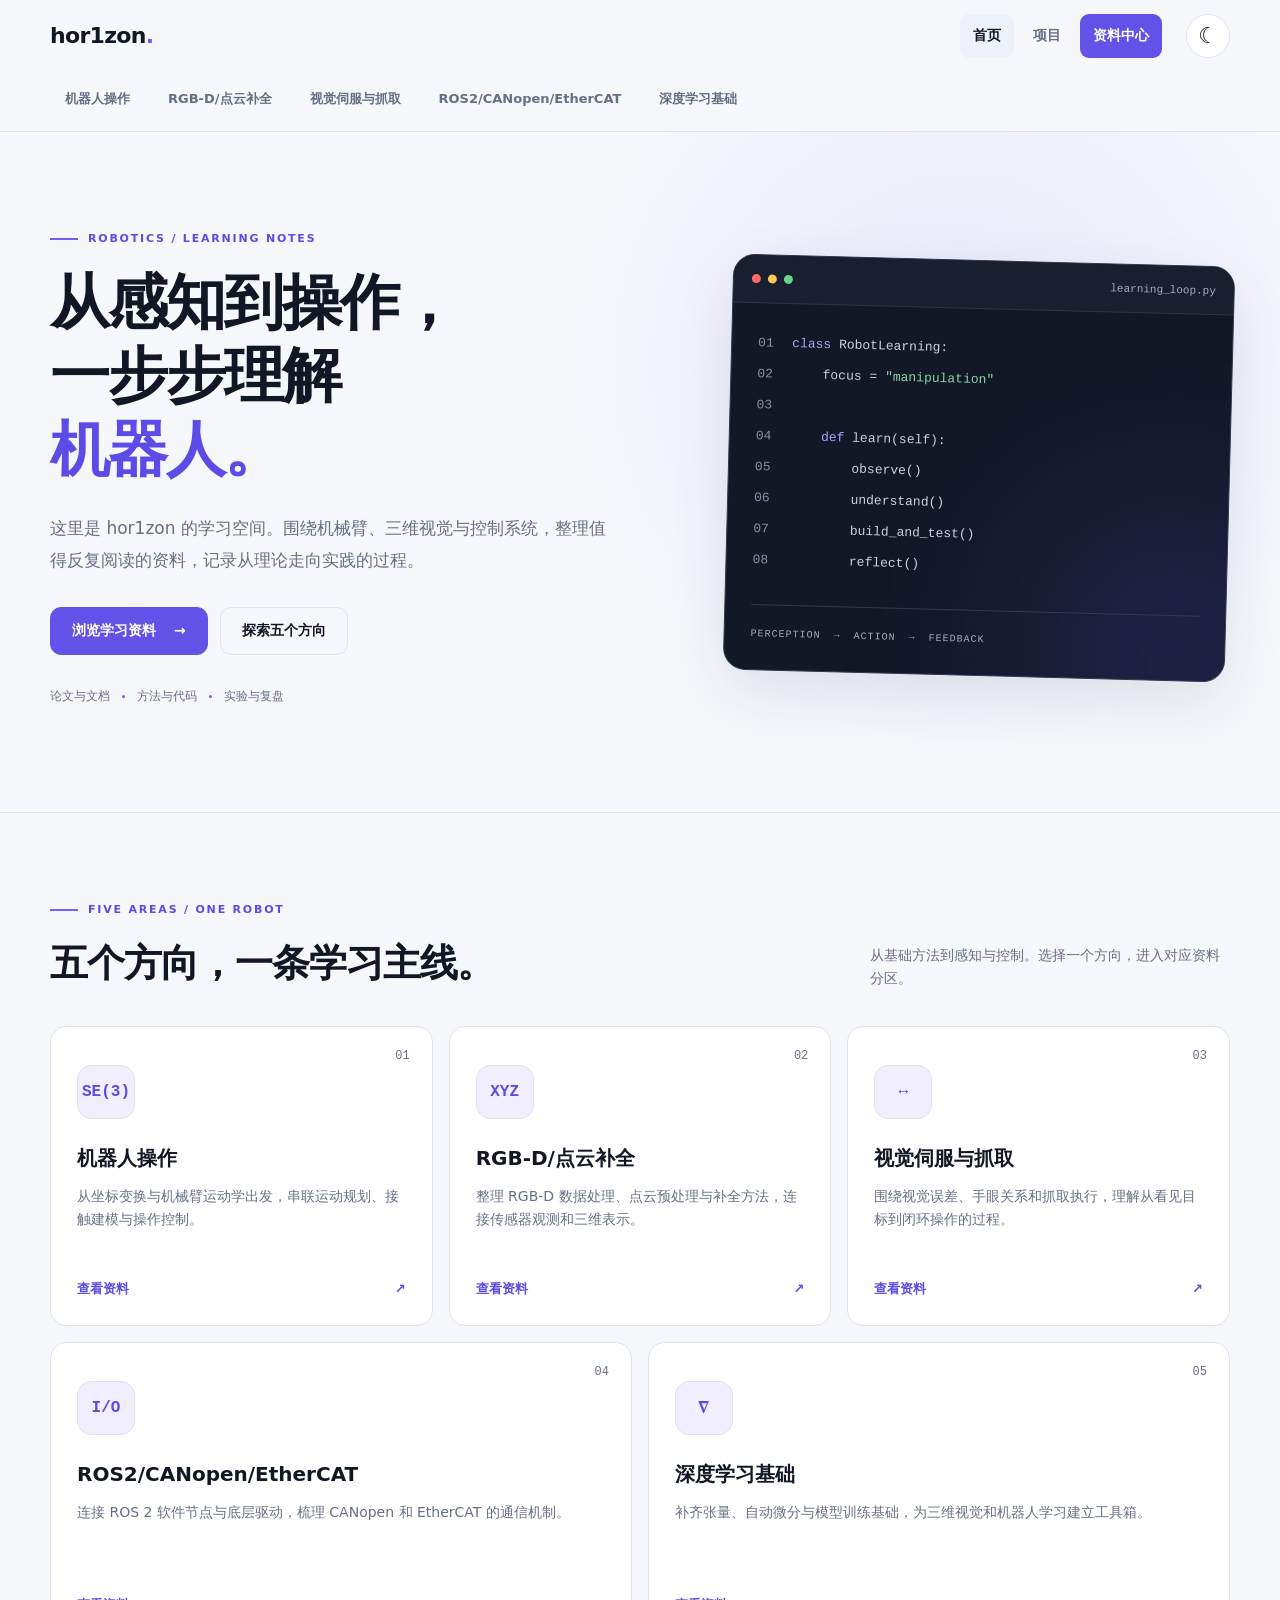
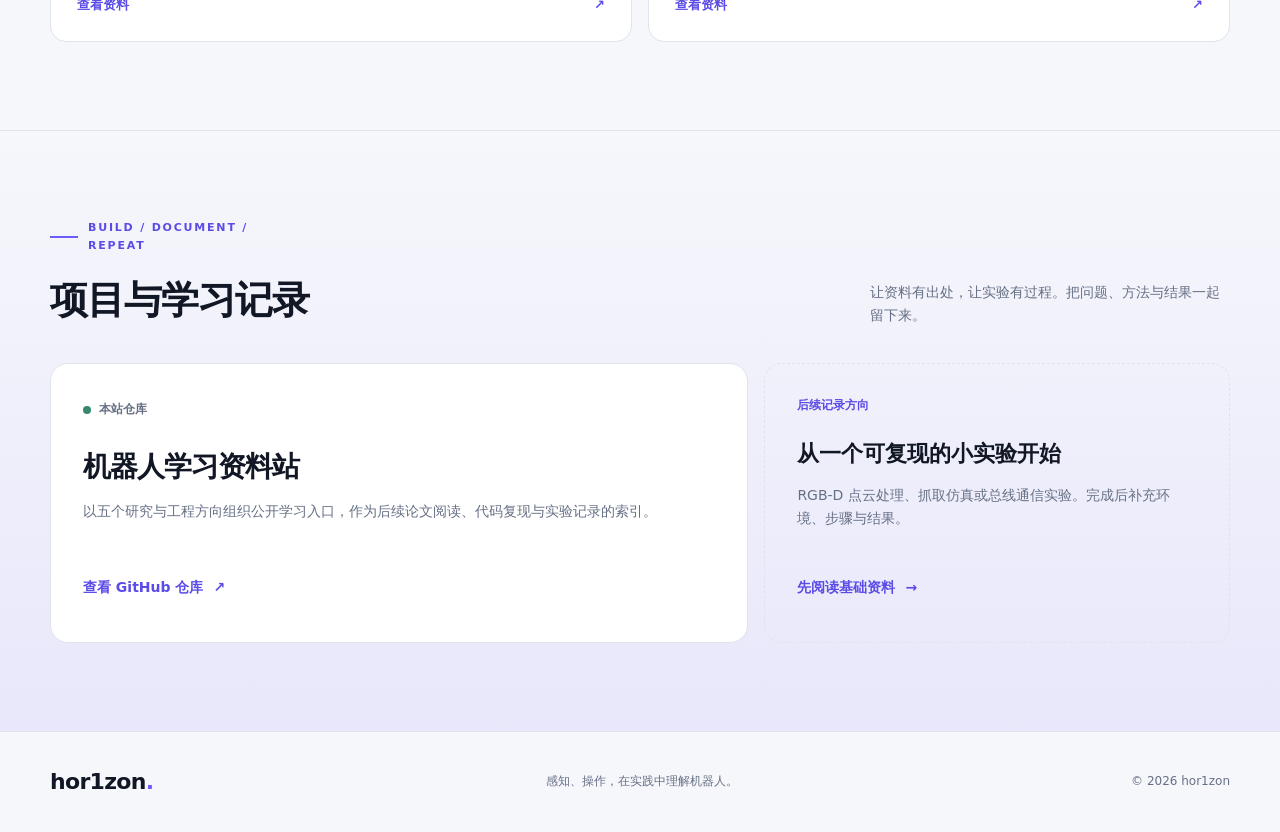
<file: index.html>
<!doctype html>
<html lang="zh-CN" data-theme="dark">
<head>
  <meta charset="UTF-8">
  <meta name="viewport" content="width=device-width, initial-scale=1.0">
  <meta name="description" content="hor1zon 的机器人学习空间：机器人操作、RGB-D/点云补全、视觉伺服与抓取、ROS2/CANopen/EtherCAT、深度学习基础。">
  <meta name="color-scheme" content="dark light">
  <title>hor1zon | 机器人学习与实践</title>
  <script>
    // 在绘制页面前恢复主题；存储被禁用时仍可正常浏览。
    (() => {
      let savedTheme;
      try { savedTheme = localStorage.getItem('theme'); } catch {}
      const systemTheme = window.matchMedia?.('(prefers-color-scheme: light)').matches ? 'light' : 'dark';
      document.documentElement.dataset.theme =
        savedTheme === 'light' || savedTheme === 'dark' ? savedTheme : systemTheme;
    })();
  </script>
  <link rel="stylesheet" href="style.css">
</head>
<body>
  <a class="skip-link" href="#main">跳到主要内容</a>
  <header class="site-header">
    <div class="container nav-wrap">
      <a class="brand" href="index.html" aria-label="hor1zon 首页">hor1zon<span>.</span></a>
      <nav class="nav" aria-label="主导航">
        <a href="index.html" aria-current="page">首页</a>
        <a href="#projects">项目</a>
        <a class="nav-strong" href="resources.html">资料中心</a>
      </nav>
      <button class="theme-toggle" id="themeToggle" type="button" aria-label="切换明暗主题" hidden>
        <span id="themeIcon" aria-hidden="true">◐</span>
      </button>
    </div>
    <nav class="container category-nav" aria-label="资料分类导航">
      <a data-category-link href="resources.html#robot-manipulation">机器人操作</a>
      <a data-category-link href="resources.html#rgbd-completion">RGB-D/点云补全</a>
      <a data-category-link href="resources.html#visual-servo-grasping">视觉伺服与抓取</a>
      <a data-category-link href="resources.html#ros2-fieldbus">ROS2/CANopen/EtherCAT</a>
      <a data-category-link href="resources.html#deep-learning">深度学习基础</a>
    </nav>
  </header>

  <main id="main" tabindex="-1">
    <section class="hero" id="about" aria-labelledby="hero-title">
      <div class="container hero-grid">
        <div class="hero-copy">
          <p class="eyebrow"><span aria-hidden="true"></span> ROBOTICS / LEARNING NOTES</p>
          <h1 id="hero-title">从感知到操作，<br>一步步理解<br><em>机器人。</em></h1>
          <p class="hero-desc">这里是 hor1zon 的学习空间。围绕机械臂、三维视觉与控制系统，整理值得反复阅读的资料，记录从理论走向实践的过程。</p>
          <div class="hero-actions">
            <a class="button primary" href="resources.html">浏览学习资料 <span aria-hidden="true">→</span></a>
            <a class="button secondary" href="#library">探索五个方向</a>
          </div>
          <div class="hero-meta" aria-label="学习空间内容">
            <span>论文与文档</span><i aria-hidden="true"></i><span>方法与代码</span><i aria-hidden="true"></i><span>实验与复盘</span>
          </div>
        </div>

        <div class="hero-card" aria-hidden="true">
          <div class="window-top"><span></span><span></span><span></span><small>learning_loop.py</small></div>
          <div class="code-line"><b>01</b><span><span class="purple">class</span> RobotLearning:</span></div>
          <div class="code-line"><b>02</b><span>    focus = <span class="green">"manipulation"</span></span></div>
          <div class="code-line"><b>03</b><span>    </span></div>
          <div class="code-line"><b>04</b><span>    <span class="purple">def</span> learn(self):</span></div>
          <div class="code-line"><b>05</b><span>        observe()</span></div>
          <div class="code-line"><b>06</b><span>        understand()</span></div>
          <div class="code-line"><b>07</b><span>        build_and_test()</span></div>
          <div class="code-line"><b>08</b><span>        reflect()</span></div>
          <p class="code-caption">PERCEPTION <span>→</span> ACTION <span>→</span> FEEDBACK</p>
          <div class="card-glow"></div>
        </div>
      </div>
    </section>

    <section class="section" id="library" aria-labelledby="library-title">
      <div class="container">
        <div class="section-heading">
          <div>
            <p class="eyebrow"><span aria-hidden="true"></span> FIVE AREAS / ONE ROBOT</p>
            <h2 id="library-title">五个方向，一条学习主线。</h2>
          </div>
          <p>从基础方法到感知与控制。选择一个方向，进入对应资料分区。</p>
        </div>
        <div class="category-grid">
          <a class="category-card" href="resources.html#robot-manipulation">
            <span class="category-no" aria-hidden="true">01</span>
            <div class="category-icon" aria-hidden="true">SE(3)</div>
            <h3>机器人操作</h3>
            <p>从坐标变换与机械臂运动学出发，串联运动规划、接触建模与操作控制。</p>
            <span class="card-link">查看资料 <b aria-hidden="true">↗</b></span>
          </a>
          <a class="category-card" href="resources.html#rgbd-completion">
            <span class="category-no" aria-hidden="true">02</span>
            <div class="category-icon" aria-hidden="true">XYZ</div>
            <h3>RGB-D/<wbr>点云补全</h3>
            <p>整理 RGB-D 数据处理、点云预处理与补全方法，连接传感器观测和三维表示。</p>
            <span class="card-link">查看资料 <b aria-hidden="true">↗</b></span>
          </a>
          <a class="category-card" href="resources.html#visual-servo-grasping">
            <span class="category-no" aria-hidden="true">03</span>
            <div class="category-icon" aria-hidden="true">↔</div>
            <h3>视觉伺服与抓取</h3>
            <p>围绕视觉误差、手眼关系和抓取执行，理解从看见目标到闭环操作的过程。</p>
            <span class="card-link">查看资料 <b aria-hidden="true">↗</b></span>
          </a>
          <a class="category-card" href="resources.html#ros2-fieldbus">
            <span class="category-no" aria-hidden="true">04</span>
            <div class="category-icon" aria-hidden="true">I/O</div>
            <h3>ROS2/<wbr>CANopen/<wbr>EtherCAT</h3>
            <p>连接 ROS 2 软件节点与底层驱动，梳理 CANopen 和 EtherCAT 的通信机制。</p>
            <span class="card-link">查看资料 <b aria-hidden="true">↗</b></span>
          </a>
          <a class="category-card" href="resources.html#deep-learning">
            <span class="category-no" aria-hidden="true">05</span>
            <div class="category-icon" aria-hidden="true">∇</div>
            <h3>深度学习基础</h3>
            <p>补齐张量、自动微分与模型训练基础，为三维视觉和机器人学习建立工具箱。</p>
            <span class="card-link">查看资料 <b aria-hidden="true">↗</b></span>
          </a>
        </div>
      </div>
    </section>

    <section class="section projects-section" id="projects" aria-labelledby="projects-title">
      <div class="container">
        <div class="section-heading">
          <div>
            <p class="eyebrow"><span aria-hidden="true"></span> BUILD / DOCUMENT / REPEAT</p>
            <h2 id="projects-title">项目与学习记录</h2>
          </div>
          <p>让资料有出处，让实验有过程。把问题、方法与结果一起留下来。</p>
        </div>
        <div class="project-grid">
          <article class="project-featured">
            <div>
              <span class="status"><i aria-hidden="true"></i> 本站仓库</span>
              <h3>机器人学习资料站</h3>
              <p>以五个研究与工程方向组织公开学习入口，作为后续论文阅读、代码复现与实验记录的索引。</p>
            </div>
            <a href="https://github.com/hor1zon1216/hor1zon1216.github.io" target="_blank" rel="noopener noreferrer">查看 GitHub 仓库 <span aria-hidden="true">↗</span><span class="sr-only">（新窗口打开）</span></a>
          </article>
          <article class="project-note">
            <span class="note-label">后续记录方向</span>
            <h3>从一个可复现的小实验开始</h3>
            <p>RGB-D 点云处理、抓取仿真或总线通信实验。完成后补充环境、步骤与结果。</p>
            <a href="resources.html">先阅读基础资料 <span aria-hidden="true">→</span></a>
          </article>
        </div>
      </div>
    </section>
  </main>

  <footer class="footer">
    <div class="container">
      <a class="brand" href="index.html">hor1zon<span>.</span></a>
      <p>感知、操作，在实践中理解机器人。</p>
      <p>© <span id="year">2026</span> hor1zon</p>
    </div>
  </footer>
  <script>
    (() => {
      const root = document.documentElement;
      const toggle = document.getElementById('themeToggle');
      const icon = document.getElementById('themeIcon');
      const syncToggle = () => {
        const dark = root.dataset.theme === 'dark';
        const label = dark ? '切换到浅色主题' : '切换到深色主题';
        toggle.setAttribute('aria-label', label);
        toggle.title = label;
        icon.textContent = dark ? '☀' : '☾';
      };
      syncToggle();
      toggle.hidden = false;
      toggle.addEventListener('click', () => {
        root.dataset.theme = root.dataset.theme === 'dark' ? 'light' : 'dark';
        try { localStorage.setItem('theme', root.dataset.theme); } catch {}
        syncToggle();
      });
      document.getElementById('year').textContent = new Date().getFullYear();

      // 与原生锚点共用状态，支持直接访问、点击以及浏览器前进/后退。
      const categoryLinks = document.querySelectorAll('[data-category-link]');
      const syncCategory = () => {
        for (const link of categoryLinks) {
          const active = link.pathname === location.pathname &&
            link.hash === location.hash && location.hash !== '';
          if (active) {
            link.setAttribute('aria-current', 'location');
            const nav = link.closest('.category-nav');
            if (nav) nav.scrollLeft = link.offsetLeft - nav.offsetLeft - 10;
          }
          else link.removeAttribute('aria-current');
        }
      };
      syncCategory();
      window.addEventListener('hashchange', syncCategory);
    })();
  </script>
</body>
</html>
</file>
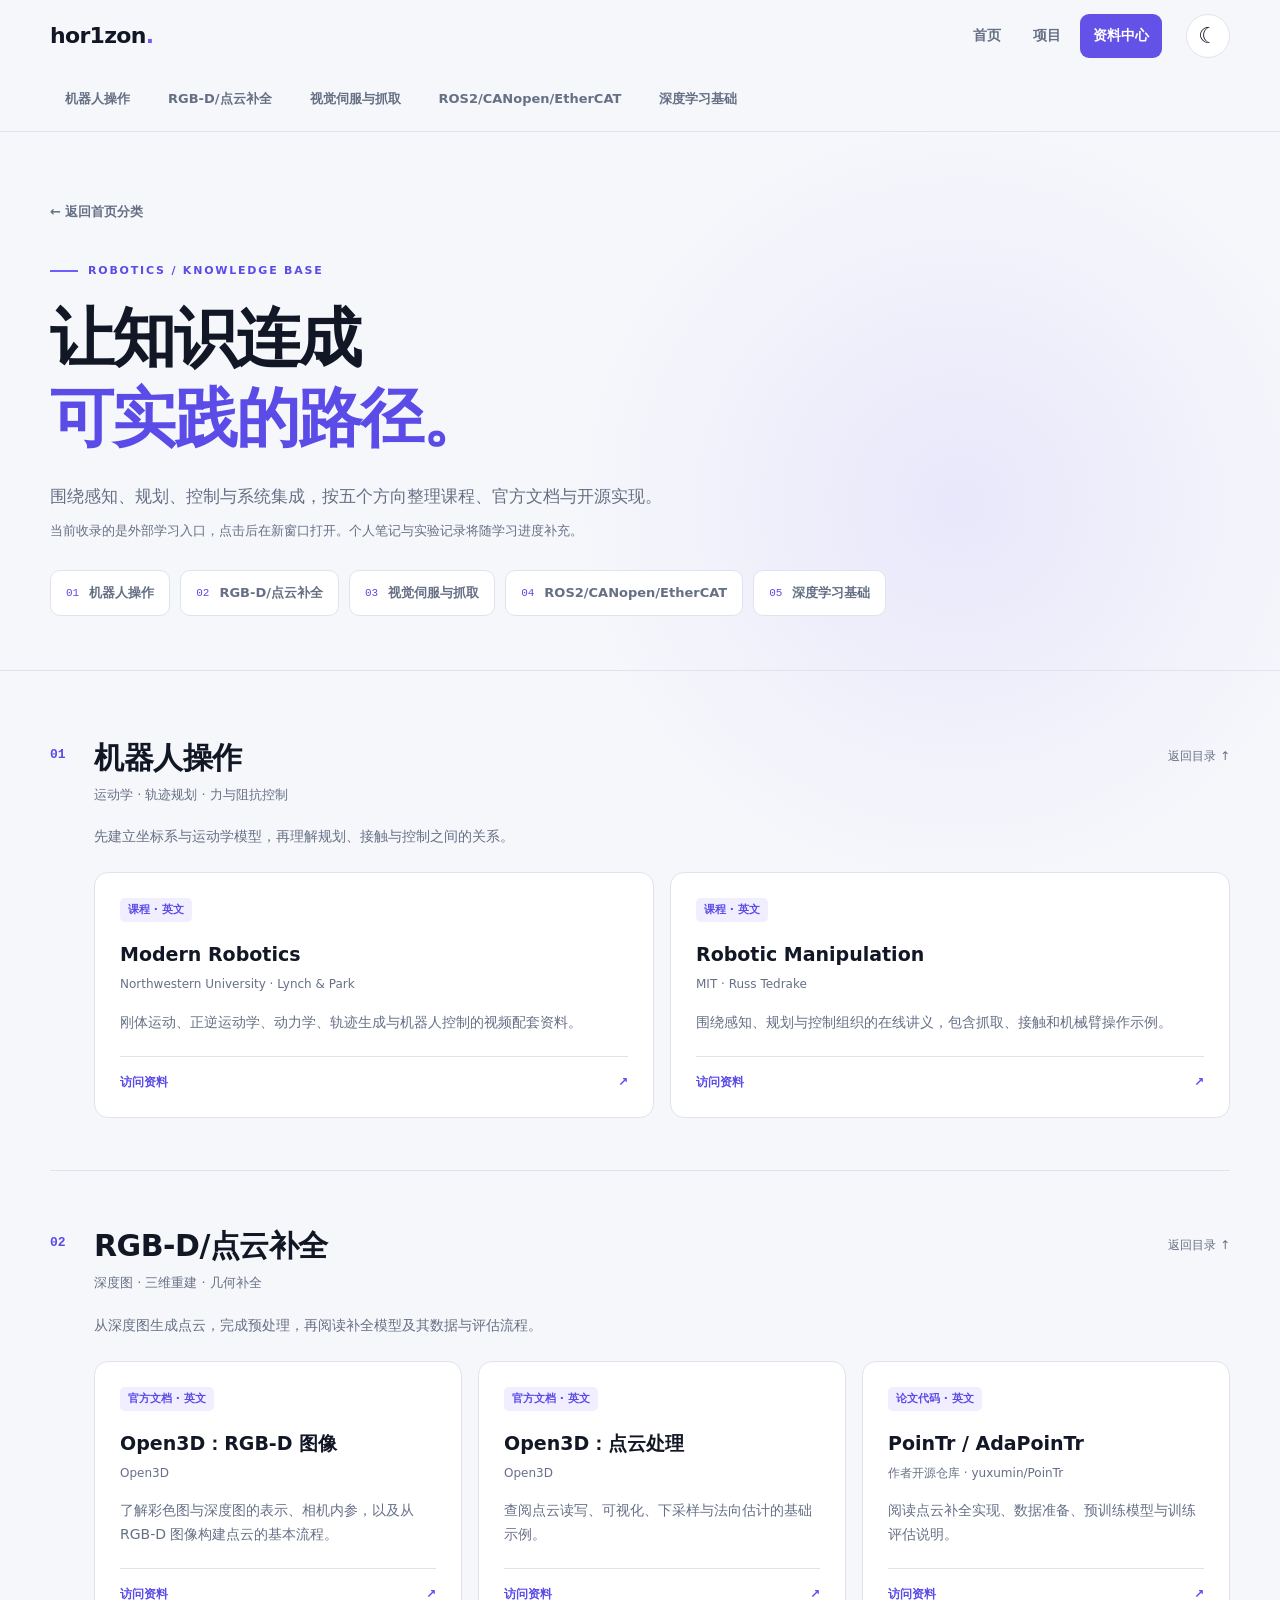
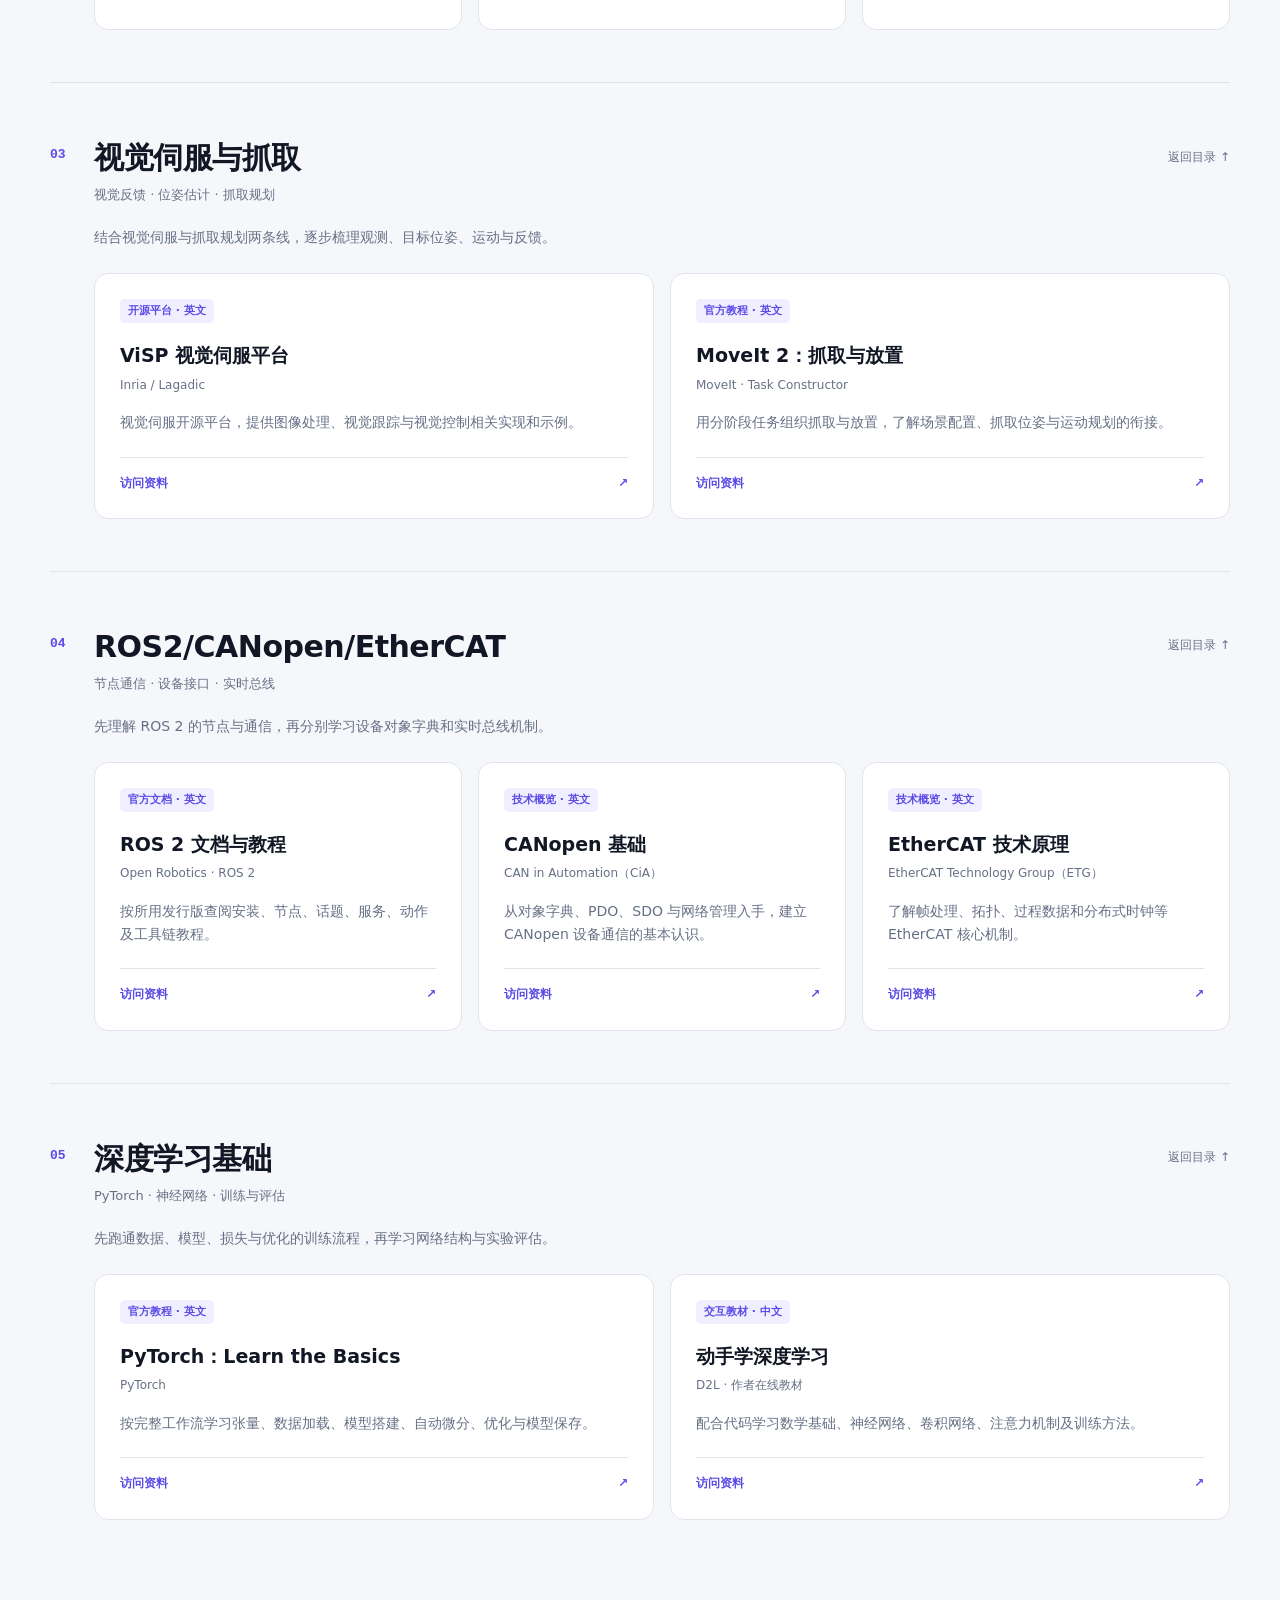
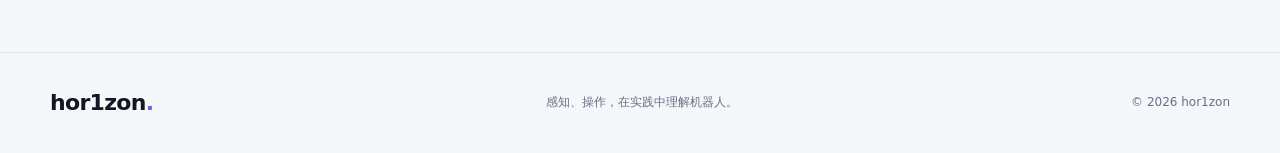
<file: resources.html>
<!doctype html>
<html lang="zh-CN" data-theme="dark">
<head>
  <meta charset="UTF-8">
  <meta name="viewport" content="width=device-width, initial-scale=1.0">
  <meta name="description" content="按机器人操作、RGB-D/点云补全、视觉伺服与抓取、ROS2/CANopen/EtherCAT、深度学习基础整理的学习资料入口。">
  <meta name="color-scheme" content="dark light">
  <title>学习资料 | hor1zon</title>
  <script>
    // 在绘制页面前恢复主题；存储被禁用时仍可正常浏览。
    (() => {
      let savedTheme;
      try { savedTheme = localStorage.getItem('theme'); } catch {}
      const systemTheme = window.matchMedia?.('(prefers-color-scheme: light)').matches ? 'light' : 'dark';
      document.documentElement.dataset.theme =
        savedTheme === 'light' || savedTheme === 'dark' ? savedTheme : systemTheme;
    })();
  </script>
  <link rel="stylesheet" href="style.css">
</head>
<body>
  <a class="skip-link" href="#main">跳到主要内容</a>
  <header class="site-header">
    <div class="container nav-wrap">
      <a class="brand" href="index.html" aria-label="hor1zon 首页">hor1zon<span>.</span></a>
      <nav class="nav" aria-label="主导航">
        <a href="index.html">首页</a>
        <a href="index.html#projects">项目</a>
        <a class="nav-strong" href="resources.html" aria-current="page">资料中心</a>
      </nav>
      <button class="theme-toggle" id="themeToggle" type="button" aria-label="切换明暗主题" hidden>
        <span id="themeIcon" aria-hidden="true">◐</span>
      </button>
    </div>
    <nav class="container category-nav" aria-label="资料分类导航">
      <a data-category-link href="#robot-manipulation">机器人操作</a>
      <a data-category-link href="#rgbd-completion">RGB-D/点云补全</a>
      <a data-category-link href="#visual-servo-grasping">视觉伺服与抓取</a>
      <a data-category-link href="#ros2-fieldbus">ROS2/CANopen/EtherCAT</a>
      <a data-category-link href="#deep-learning">深度学习基础</a>
    </nav>
  </header>

  <main class="resources-main" id="main" tabindex="-1">
    <section class="resources-hero" aria-labelledby="resources-title">
      <div class="container">
        <a class="back-link" href="index.html#library">← 返回首页分类</a>
        <p class="eyebrow"><span aria-hidden="true"></span> ROBOTICS / KNOWLEDGE BASE</p>
        <h1 id="resources-title">让知识连成<br><em>可实践的路径。</em></h1>
        <p class="resources-intro">围绕感知、规划、控制与系统集成，按五个方向整理课程、官方文档与开源实现。</p>
        <p class="resource-notice">当前收录的是外部学习入口，点击后在新窗口打开。个人笔记与实验记录将随学习进度补充。</p>
        <nav class="resource-nav" id="resource-directory" aria-label="本页资料目录">
          <a data-category-link href="#robot-manipulation"><span aria-hidden="true">01</span>机器人操作</a>
          <a data-category-link href="#rgbd-completion"><span aria-hidden="true">02</span>RGB-D/点云补全</a>
          <a data-category-link href="#visual-servo-grasping"><span aria-hidden="true">03</span>视觉伺服与抓取</a>
          <a data-category-link href="#ros2-fieldbus"><span aria-hidden="true">04</span>ROS2/CANopen/EtherCAT</a>
          <a data-category-link href="#deep-learning"><span aria-hidden="true">05</span>深度学习基础</a>
        </nav>
      </div>
    </section>

    <div class="container resource-sections">
      <section class="resource-section" id="robot-manipulation" aria-labelledby="robot-manipulation-title">
        <div class="resource-title">
          <span aria-hidden="true">01</span>
          <div>
            <h2 id="robot-manipulation-title">机器人操作</h2>
            <p>运动学 · 轨迹规划 · 力与阻抗控制</p>
          </div>
          <a class="section-top" href="#resource-directory" aria-label="从机器人操作返回资料目录">返回目录 ↑</a>
        </div>
        <p class="section-intro">先建立坐标系与运动学模型，再理解规划、接触与控制之间的关系。</p>
        <div class="resource-grid">
          <a class="resource-card" href="https://modernrobotics.northwestern.edu/nu-gm-book-resource/" target="_blank" rel="noopener noreferrer">
            <span class="resource-type">课程 · 英文</span>
            <h3>Modern Robotics</h3>
            <p class="resource-source">Northwestern University · Lynch & Park</p>
            <p class="resource-description">刚体运动、正逆运动学、动力学、轨迹生成与机器人控制的视频配套资料。</p>
            <span class="resource-open">访问资料 <span aria-hidden="true">↗</span><span class="sr-only">（新窗口打开）</span></span>
          </a>
          <a class="resource-card" href="https://manipulation.csail.mit.edu/" target="_blank" rel="noopener noreferrer">
            <span class="resource-type">课程 · 英文</span>
            <h3>Robotic Manipulation</h3>
            <p class="resource-source">MIT · Russ Tedrake</p>
            <p class="resource-description">围绕感知、规划与控制组织的在线讲义，包含抓取、接触和机械臂操作示例。</p>
            <span class="resource-open">访问资料 <span aria-hidden="true">↗</span><span class="sr-only">（新窗口打开）</span></span>
          </a>
        </div>
      </section>

      <section class="resource-section" id="rgbd-completion" aria-labelledby="rgbd-completion-title">
        <div class="resource-title">
          <span aria-hidden="true">02</span>
          <div>
            <h2 id="rgbd-completion-title">RGB-D/<wbr>点云补全</h2>
            <p>深度图 · 三维重建 · 几何补全</p>
          </div>
          <a class="section-top" href="#resource-directory" aria-label="从RGB-D/点云补全返回资料目录">返回目录 ↑</a>
        </div>
        <p class="section-intro">从深度图生成点云，完成预处理，再阅读补全模型及其数据与评估流程。</p>
        <div class="resource-grid">
          <a class="resource-card" href="https://www.open3d.org/docs/release/tutorial/geometry/rgbd_image.html" target="_blank" rel="noopener noreferrer">
            <span class="resource-type">官方文档 · 英文</span>
            <h3>Open3D：RGB-D 图像</h3>
            <p class="resource-source">Open3D</p>
            <p class="resource-description">了解彩色图与深度图的表示、相机内参，以及从 RGB-D 图像构建点云的基本流程。</p>
            <span class="resource-open">访问资料 <span aria-hidden="true">↗</span><span class="sr-only">（新窗口打开）</span></span>
          </a>
          <a class="resource-card" href="https://www.open3d.org/docs/release/tutorial/geometry/pointcloud.html" target="_blank" rel="noopener noreferrer">
            <span class="resource-type">官方文档 · 英文</span>
            <h3>Open3D：点云处理</h3>
            <p class="resource-source">Open3D</p>
            <p class="resource-description">查阅点云读写、可视化、下采样与法向估计的基础示例。</p>
            <span class="resource-open">访问资料 <span aria-hidden="true">↗</span><span class="sr-only">（新窗口打开）</span></span>
          </a>
          <a class="resource-card" href="https://github.com/yuxumin/PoinTr" target="_blank" rel="noopener noreferrer">
            <span class="resource-type">论文代码 · 英文</span>
            <h3>PoinTr / AdaPoinTr</h3>
            <p class="resource-source">作者开源仓库 · yuxumin/PoinTr</p>
            <p class="resource-description">阅读点云补全实现、数据准备、预训练模型与训练评估说明。</p>
            <span class="resource-open">访问资料 <span aria-hidden="true">↗</span><span class="sr-only">（新窗口打开）</span></span>
          </a>
        </div>
      </section>

      <section class="resource-section" id="visual-servo-grasping" aria-labelledby="visual-servo-grasping-title">
        <div class="resource-title">
          <span aria-hidden="true">03</span>
          <div>
            <h2 id="visual-servo-grasping-title">视觉伺服与抓取</h2>
            <p>视觉反馈 · 位姿估计 · 抓取规划</p>
          </div>
          <a class="section-top" href="#resource-directory" aria-label="从视觉伺服与抓取返回资料目录">返回目录 ↑</a>
        </div>
        <p class="section-intro">结合视觉伺服与抓取规划两条线，逐步梳理观测、目标位姿、运动与反馈。</p>
        <div class="resource-grid">
          <a class="resource-card" href="https://github.com/lagadic/visp" target="_blank" rel="noopener noreferrer">
            <span class="resource-type">开源平台 · 英文</span>
            <h3>ViSP 视觉伺服平台</h3>
            <p class="resource-source">Inria / Lagadic</p>
            <p class="resource-description">视觉伺服开源平台，提供图像处理、视觉跟踪与视觉控制相关实现和示例。</p>
            <span class="resource-open">访问资料 <span aria-hidden="true">↗</span><span class="sr-only">（新窗口打开）</span></span>
          </a>
          <a class="resource-card" href="https://moveit.picknik.ai/main/doc/tutorials/pick_and_place_with_moveit_task_constructor/pick_and_place_with_moveit_task_constructor.html" target="_blank" rel="noopener noreferrer">
            <span class="resource-type">官方教程 · 英文</span>
            <h3>MoveIt 2：抓取与放置</h3>
            <p class="resource-source">MoveIt · Task Constructor</p>
            <p class="resource-description">用分阶段任务组织抓取与放置，了解场景配置、抓取位姿与运动规划的衔接。</p>
            <span class="resource-open">访问资料 <span aria-hidden="true">↗</span><span class="sr-only">（新窗口打开）</span></span>
          </a>
        </div>
      </section>

      <section class="resource-section" id="ros2-fieldbus" aria-labelledby="ros2-fieldbus-title">
        <div class="resource-title">
          <span aria-hidden="true">04</span>
          <div>
            <h2 id="ros2-fieldbus-title">ROS2/<wbr>CANopen/<wbr>EtherCAT</h2>
            <p>节点通信 · 设备接口 · 实时总线</p>
          </div>
          <a class="section-top" href="#resource-directory" aria-label="从ROS2/CANopen/EtherCAT返回资料目录">返回目录 ↑</a>
        </div>
        <p class="section-intro">先理解 ROS 2 的节点与通信，再分别学习设备对象字典和实时总线机制。</p>
        <div class="resource-grid">
          <a class="resource-card" href="https://docs.ros.org/" target="_blank" rel="noopener noreferrer">
            <span class="resource-type">官方文档 · 英文</span>
            <h3>ROS 2 文档与教程</h3>
            <p class="resource-source">Open Robotics · ROS 2</p>
            <p class="resource-description">按所用发行版查阅安装、节点、话题、服务、动作及工具链教程。</p>
            <span class="resource-open">访问资料 <span aria-hidden="true">↗</span><span class="sr-only">（新窗口打开）</span></span>
          </a>
          <a class="resource-card" href="https://www.can-cia.org/can-knowledge/canopen" target="_blank" rel="noopener noreferrer">
            <span class="resource-type">技术概览 · 英文</span>
            <h3>CANopen 基础</h3>
            <p class="resource-source">CAN in Automation（CiA）</p>
            <p class="resource-description">从对象字典、PDO、SDO 与网络管理入手，建立 CANopen 设备通信的基本认识。</p>
            <span class="resource-open">访问资料 <span aria-hidden="true">↗</span><span class="sr-only">（新窗口打开）</span></span>
          </a>
          <a class="resource-card" href="https://www.ethercat.org/en/technology.html" target="_blank" rel="noopener noreferrer">
            <span class="resource-type">技术概览 · 英文</span>
            <h3>EtherCAT 技术原理</h3>
            <p class="resource-source">EtherCAT Technology Group（ETG）</p>
            <p class="resource-description">了解帧处理、拓扑、过程数据和分布式时钟等 EtherCAT 核心机制。</p>
            <span class="resource-open">访问资料 <span aria-hidden="true">↗</span><span class="sr-only">（新窗口打开）</span></span>
          </a>
        </div>
      </section>

      <section class="resource-section" id="deep-learning" aria-labelledby="deep-learning-title">
        <div class="resource-title">
          <span aria-hidden="true">05</span>
          <div>
            <h2 id="deep-learning-title">深度学习基础</h2>
            <p>PyTorch · 神经网络 · 训练与评估</p>
          </div>
          <a class="section-top" href="#resource-directory" aria-label="从深度学习基础返回资料目录">返回目录 ↑</a>
        </div>
        <p class="section-intro">先跑通数据、模型、损失与优化的训练流程，再学习网络结构与实验评估。</p>
        <div class="resource-grid">
          <a class="resource-card" href="https://docs.pytorch.org/tutorials/beginner/basics/intro.html" target="_blank" rel="noopener noreferrer">
            <span class="resource-type">官方教程 · 英文</span>
            <h3>PyTorch：Learn the Basics</h3>
            <p class="resource-source">PyTorch</p>
            <p class="resource-description">按完整工作流学习张量、数据加载、模型搭建、自动微分、优化与模型保存。</p>
            <span class="resource-open">访问资料 <span aria-hidden="true">↗</span><span class="sr-only">（新窗口打开）</span></span>
          </a>
          <a class="resource-card" href="https://zh.d2l.ai/" target="_blank" rel="noopener noreferrer">
            <span class="resource-type">交互教材 · 中文</span>
            <h3>动手学深度学习</h3>
            <p class="resource-source">D2L · 作者在线教材</p>
            <p class="resource-description">配合代码学习数学基础、神经网络、卷积网络、注意力机制及训练方法。</p>
            <span class="resource-open">访问资料 <span aria-hidden="true">↗</span><span class="sr-only">（新窗口打开）</span></span>
          </a>
        </div>
      </section>
    </div>
  </main>

  <footer class="footer">
    <div class="container">
      <a class="brand" href="index.html">hor1zon<span>.</span></a>
      <p>感知、操作，在实践中理解机器人。</p>
      <p>© <span id="year">2026</span> hor1zon</p>
    </div>
  </footer>
  <script>
    (() => {
      const root = document.documentElement;
      const toggle = document.getElementById('themeToggle');
      const icon = document.getElementById('themeIcon');
      const syncToggle = () => {
        const dark = root.dataset.theme === 'dark';
        const label = dark ? '切换到浅色主题' : '切换到深色主题';
        toggle.setAttribute('aria-label', label);
        toggle.title = label;
        icon.textContent = dark ? '☀' : '☾';
      };
      syncToggle();
      toggle.hidden = false;
      toggle.addEventListener('click', () => {
        root.dataset.theme = root.dataset.theme === 'dark' ? 'light' : 'dark';
        try { localStorage.setItem('theme', root.dataset.theme); } catch {}
        syncToggle();
      });
      document.getElementById('year').textContent = new Date().getFullYear();

      // 与原生锚点共用状态，支持直接访问、点击以及浏览器前进/后退。
      const categoryLinks = document.querySelectorAll('[data-category-link]');
      const syncCategory = () => {
        for (const link of categoryLinks) {
          const active = link.pathname === location.pathname &&
            link.hash === location.hash && location.hash !== '';
          if (active) {
            link.setAttribute('aria-current', 'location');
            const nav = link.closest('.category-nav');
            if (nav) nav.scrollLeft = link.offsetLeft - nav.offsetLeft - 10;
          }
          else link.removeAttribute('aria-current');
        }
      };
      syncCategory();
      window.addEventListener('hashchange', syncCategory);
    })();
  </script>
</body>
</html>
</file>
<file: style.css>
:root {
  --bg: #f6f7fb;
  --surface: #ffffff;
  --surface-2: #eef1f7;
  --text: #121725;
  --muted: #667085;
  --line: #dfe4ec;
  --accent: #6d5dfc;
  --accent-2: #5b4be7;
  --accent-soft: rgba(109, 93, 252, .1);
  --button-bg: #6452e8;
  --button-hover: #5340cf;
  --header: rgba(246, 247, 251, .94);
  --shadow: 0 22px 60px rgba(31, 40, 75, .1);
  --anchor-offset: 148px;
  color-scheme: light;
}

[data-theme="dark"] {
  --bg: #0d111b;
  --surface: #151b28;
  --surface-2: #1b2231;
  --text: #f5f7fb;
  --muted: #a4aebe;
  --line: #283246;
  --accent: #8b7cff;
  --accent-2: #b1a6ff;
  --accent-soft: rgba(139, 124, 255, .12);
  --button-bg: #6654df;
  --button-hover: #5844cf;
  --header: rgba(13, 17, 27, .94);
  --shadow: 0 24px 70px rgba(0, 0, 0, .25);
  color-scheme: dark;
}

* { box-sizing: border-box; }
html { scroll-behavior: smooth; }
body {
  margin: 0;
  color: var(--text);
  background: radial-gradient(circle at 75% 15%, var(--accent-soft), transparent 24rem), var(--bg);
  font-family: Inter, "Noto Sans SC", "Microsoft YaHei", system-ui, sans-serif;
  line-height: 1.65;
  overflow-wrap: anywhere;
  transition: color .25s, background-color .25s;
}
a { color: inherit; text-decoration: none; }
button { font: inherit; }
button[hidden] { display: none; }
a, button { -webkit-tap-highlight-color: transparent; }
:focus-visible { outline: 3px solid var(--accent-2); outline-offset: 5px; }
:where(main, section, article)[id] { scroll-margin-top: var(--anchor-offset); }
main:focus { outline: none; }
.container { width: min(1180px, calc(100% - 48px)); margin-inline: auto; }
.sr-only {
  position: absolute;
  width: 1px;
  height: 1px;
  padding: 0;
  margin: -1px;
  overflow: hidden;
  clip-path: inset(50%);
  white-space: nowrap;
  border: 0;
}
.skip-link {
  position: fixed;
  top: 10px;
  left: 12px;
  z-index: 100;
  padding: 10px 18px;
  color: #fff;
  background: var(--button-bg);
  border-radius: 8px;
  transform: translateY(-180%);
}
.skip-link:focus { transform: none; }

.site-header {
  position: sticky;
  top: 0;
  z-index: 20;
  border-bottom: 1px solid var(--line);
  background: var(--header);
  backdrop-filter: blur(18px);
}
.nav-wrap { min-height: 72px; display: flex; align-items: center; gap: 24px; }
.brand { flex: 0 0 auto; font-size: 22px; font-weight: 800; letter-spacing: -.7px; }
.brand span { color: var(--accent); }
.nav { display: flex; align-items: center; gap: 6px; margin-left: auto; }
.nav a {
  display: inline-flex;
  align-items: center;
  justify-content: center;
  min-height: 44px;
  padding: 8px 13px;
  color: var(--muted);
  border-radius: 9px;
  font-size: 14px;
  font-weight: 600;
  white-space: nowrap;
}
.nav a:hover, .nav a[aria-current="page"]:not(.nav-strong) {
  color: var(--text);
  background: var(--surface-2);
}
.nav .nav-strong { color: #fff; background: var(--button-bg); }
.nav .nav-strong:hover { color: #fff; background: var(--button-hover); }
.theme-toggle {
  display: grid;
  place-items: center;
  flex: 0 0 44px;
  width: 44px;
  height: 44px;
  padding: 0;
  color: var(--text);
  background: var(--surface);
  border: 1px solid var(--line);
  border-radius: 50%;
  font-size: 22px;
  line-height: 1;
  cursor: pointer;
}
.theme-toggle:hover { border-color: var(--accent); }
.category-nav {
  display: flex;
  align-items: center;
  gap: 8px;
  padding-block: 5px 10px;
  overflow-x: auto;
  overscroll-behavior-x: contain;
  scrollbar-width: thin;
  scrollbar-color: var(--line) transparent;
}
.category-nav a {
  display: inline-flex;
  flex: 0 0 auto;
  align-items: center;
  min-height: 44px;
  padding: 8px 14px;
  color: var(--muted);
  border: 1px solid transparent;
  border-radius: 9px;
  font-size: 13px;
  font-weight: 600;
  white-space: nowrap;
}
.category-nav a:hover, .category-nav a[aria-current="location"] {
  color: var(--accent-2);
  background: var(--accent-soft);
  border-color: var(--line);
}
.category-nav a:focus-visible { outline-offset: -3px; }

.hero { display: grid; align-items: center; min-height: 680px; padding: 80px 0 88px; }
.hero-grid { display: grid; grid-template-columns: 1.1fr .9fr; align-items: center; gap: 64px; }
.hero-grid > * { min-width: 0; }
.eyebrow {
  display: flex;
  align-items: center;
  gap: 10px;
  margin: 0 0 18px;
  color: var(--accent-2);
  font-size: 11px;
  font-weight: 800;
  letter-spacing: 1.8px;
}
.eyebrow > span { flex: 0 0 28px; height: 2px; background: var(--accent); }
.hero h1 {
  margin: 0;
  font-size: clamp(42px, 4.7vw, 64px);
  line-height: 1.22;
  letter-spacing: -2px;
}
.hero h1 em, .resources-hero h1 em { color: var(--accent-2); font-style: normal; }
.hero-desc { max-width: 560px; margin: 26px 0 0; color: var(--muted); font-size: 17px; line-height: 1.9; }
.hero-actions { display: flex; flex-wrap: wrap; gap: 12px; margin-top: 30px; }
.button {
  display: inline-flex;
  align-items: center;
  justify-content: center;
  gap: 18px;
  min-height: 48px;
  padding: 10px 21px;
  border: 1px solid var(--line);
  border-radius: 11px;
  font-size: 14px;
  font-weight: 700;
  transition: transform .2s, background-color .2s;
}
.button.primary { color: #fff; background: var(--button-bg); border-color: var(--button-bg); }
.button.primary:hover { background: var(--button-hover); transform: translateY(-2px); }
.button.secondary:hover { background: var(--surface); transform: translateY(-2px); }
.hero-meta { display: flex; flex-wrap: wrap; align-items: center; gap: 12px; margin-top: 32px; color: var(--muted); font-size: 12px; }
.hero-meta i { width: 3px; height: 3px; background: var(--accent); border-radius: 50%; }
.hero-card {
  position: relative;
  isolation: isolate;
  overflow: hidden;
  min-height: 360px;
  padding: 76px 26px 26px;
  color: #c9d1df;
  background: #121825;
  border: 1px solid #303a50;
  border-radius: 22px;
  box-shadow: var(--shadow);
  transform: rotate(1.5deg);
}
.window-top {
  position: absolute;
  inset: 0 0 auto;
  height: 48px;
  display: flex;
  align-items: center;
  gap: 7px;
  padding: 0 18px;
  background: #191f2e;
  border-bottom: 1px solid #2a3449;
}
.window-top > span { width: 9px; height: 9px; border-radius: 50%; background: #68d391; }
.window-top > span:first-child { background: #ff6b6b; }
.window-top > span:nth-child(2) { background: #f7c75b; }
.window-top small { margin-left: auto; color: #a4aebe; font: 11px Consolas, monospace; }
.code-line { position: relative; z-index: 1; display: flex; gap: 16px; min-height: 31px; font: 13px/1.8 Consolas, monospace; }
.code-line > b { flex: 0 0 18px; color: #8492a9; font-weight: 400; }
.code-line > span { white-space: pre-wrap; overflow-wrap: anywhere; }
.purple { color: #b49cff; }
.green { color: #8bd5a6; }
.code-caption { position: relative; z-index: 1; margin: 25px 0 0; padding-top: 20px; color: #a4aebe; border-top: 1px solid #303a50; font: 10px/1.8 Consolas, monospace; letter-spacing: 1px; }
.code-caption span { color: #b49cff; margin-inline: 6px; }
.card-glow { position: absolute; z-index: -1; right: -70px; bottom: -90px; width: 240px; height: 240px; background: var(--accent); filter: blur(110px); opacity: .26; }

.section { padding: 88px 0; border-top: 1px solid var(--line); }
.section-heading { display: flex; justify-content: space-between; align-items: end; gap: 40px; margin-bottom: 36px; }
.section-heading h2 { margin: 0; font-size: clamp(28px, 3.2vw, 38px); line-height: 1.4; letter-spacing: -1px; }
.section-heading > p { max-width: 360px; margin: 0; color: var(--muted); font-size: 14px; }
.category-grid { display: grid; grid-template-columns: repeat(6, minmax(0, 1fr)); gap: 16px; }
.category-card {
  position: relative;
  display: flex;
  flex-direction: column;
  grid-column: span 2;
  min-width: 0;
  min-height: 300px;
  padding: 26px;
  background: var(--surface);
  border: 1px solid var(--line);
  border-radius: 16px;
  transition: transform .25s, border-color .25s, box-shadow .25s;
}
.category-card:nth-child(n+4) { grid-column: span 3; }
.category-card:hover { transform: translateY(-5px); border-color: var(--accent); box-shadow: var(--shadow); }
.category-no { position: absolute; top: 22px; right: 22px; color: var(--muted); font: 12px Consolas, monospace; }
.category-icon { width: 58px; height: 54px; display: grid; place-items: center; margin: 12px 0 24px; color: var(--accent-2); background: var(--accent-soft); border: 1px solid var(--line); border-radius: 14px; font: 700 16px Consolas, monospace; }
.category-card h3 { margin: 0; font-size: 20px; line-height: 1.5; }
.category-card > p { margin: 12px 0 24px; color: var(--muted); font-size: 14px; }
.card-link { display: flex; justify-content: space-between; gap: 16px; margin-top: auto; color: var(--accent-2); font-size: 13px; font-weight: 700; }
.projects-section { background: linear-gradient(180deg, transparent, var(--accent-soft)); }
.project-grid { display: grid; grid-template-columns: 1.2fr .8fr; gap: 16px; }
.project-featured, .project-note { display: flex; flex-direction: column; gap: 24px; min-width: 0; min-height: 280px; padding: 32px; border: 1px solid var(--line); border-radius: 18px; }
.project-featured { justify-content: space-between; background: var(--surface); }
.project-featured h3 { margin: 22px 0 10px; font-size: 28px; letter-spacing: -1px; }
.project-featured p, .project-note p { margin: 0; color: var(--muted); font-size: 14px; }
.project-featured > a, .project-note > a { align-self: flex-start; display: inline-flex; align-items: center; gap: 10px; min-height: 44px; color: var(--accent-2); font-size: 14px; font-weight: 700; }
.project-featured > a:hover, .project-note > a:hover { text-decoration: underline; text-underline-offset: 4px; }
.status { display: inline-flex; align-items: center; gap: 8px; color: var(--muted); font-size: 12px; font-weight: 700; }
.status i { width: 8px; height: 8px; background: #36896b; border-radius: 50%; }
[data-theme="dark"] .status i { background: #52d69a; }
.project-note { gap: 12px; border-style: dashed; }
.note-label { color: var(--accent-2); font-size: 12px; font-weight: 700; }
.project-note h3 { margin: 8px 0 0; font-size: 22px; }
.project-note > a { margin-top: auto; }

.footer { padding: 32px 0; border-top: 1px solid var(--line); }
.footer .container { display: flex; align-items: center; justify-content: space-between; gap: 24px; color: var(--muted); font-size: 12px; }
.footer .brand { color: var(--text); }
.footer p { margin: 0; }

.resources-main { min-height: 80vh; }
.resources-hero { padding: 58px 0 54px; border-bottom: 1px solid var(--line); }
.back-link { display: inline-flex; align-items: center; min-height: 44px; margin-bottom: 28px; color: var(--muted); font-size: 13px; font-weight: 700; }
.back-link:hover { color: var(--accent-2); }
.resources-hero h1 { margin: 0; font-size: clamp(40px, 5.2vw, 64px); line-height: 1.25; letter-spacing: -2px; }
.resources-intro { max-width: 680px; margin: 24px 0 10px; color: var(--muted); font-size: 17px; }
.resource-notice { max-width: 700px; margin: 0; color: var(--muted); font-size: 13px; }
.resource-nav { display: flex; flex-wrap: wrap; gap: 10px; margin-top: 28px; scroll-margin-top: var(--anchor-offset); }
.resource-nav a { display: inline-flex; align-items: center; gap: 10px; min-height: 46px; padding: 10px 15px; color: var(--muted); background: var(--surface); border: 1px solid var(--line); border-radius: 10px; font-size: 13px; font-weight: 700; }
.resource-nav a > span { color: var(--accent-2); font: 11px Consolas, monospace; }
.resource-nav a:hover, .resource-nav a[aria-current="location"] { color: var(--accent-2); border-color: var(--accent); background: var(--accent-soft); }
.resource-sections { padding-top: 12px; padding-bottom: 80px; }
.resource-section { padding: 52px 0; border-bottom: 1px solid var(--line); }
.resource-section:last-child { border-bottom: 0; }
.resource-title { display: flex; gap: 20px; align-items: flex-start; }
.resource-title > span { flex: 0 0 24px; padding-top: 9px; color: var(--accent-2); font: 700 13px/1.65 Consolas, monospace; }
.resource-title > div { min-width: 0; }
.resource-title h2 { margin: 0; font-size: clamp(22px, 2.6vw, 30px); line-height: 1.5; letter-spacing: -.5px; }
.resource-title p { margin: 4px 0 0; color: var(--muted); font-size: 13px; }
.section-top { display: inline-flex; align-items: center; flex: 0 0 auto; min-height: 44px; margin-left: auto; color: var(--muted); font-size: 12px; }
.section-top:hover { color: var(--accent-2); }
.section-intro { max-width: 760px; margin: 20px 0 24px 44px; color: var(--muted); font-size: 14px; }
.resource-grid { display: grid; grid-template-columns: repeat(auto-fit, minmax(min(100%, 280px), 1fr)); gap: 16px; margin-left: 44px; }
.resource-card {
  display: flex;
  flex-direction: column;
  min-width: 0;
  padding: 25px;
  background: var(--surface);
  border: 1px solid var(--line);
  border-radius: 14px;
  transition: transform .2s, border-color .2s, box-shadow .2s;
}
.resource-card:hover { transform: translateY(-4px); border-color: var(--accent); box-shadow: var(--shadow); }
.resource-section:target .resource-title h2 { color: var(--accent-2); }
.resource-type { align-self: flex-start; padding: 3px 8px; color: var(--accent-2); background: var(--accent-soft); border-radius: 5px; font-size: 11px; font-weight: 700; }
.resource-card h3 { margin: 18px 0 6px; font-size: 19px; line-height: 1.5; }
.resource-source { margin: 0; color: var(--muted); font-size: 12px; }
.resource-description { margin: 16px 0 22px; color: var(--muted); font-size: 14px; }
.resource-open { display: flex; align-items: center; justify-content: space-between; gap: 12px; margin-top: auto; padding-top: 16px; border-top: 1px solid var(--line); color: var(--accent-2); font-size: 12px; font-weight: 700; }

@media (max-width: 1080px) {
  .hero-grid { gap: 36px; }
  .hero-card { padding-inline: 20px; transform: none; }
  .code-line { font-size: 12px; gap: 10px; }
  .section-heading { align-items: flex-start; flex-direction: column; gap: 16px; }
  .section-heading > p { max-width: 600px; }
  .category-grid { grid-template-columns: repeat(2, minmax(0, 1fr)); }
  .category-card, .category-card:nth-child(n+4) { grid-column: auto; }
  .category-card:last-child { grid-column: 1 / -1; }
}

@media (max-width: 800px) {
  .hero { min-height: auto; padding: 60px 0 64px; }
  .hero-grid { grid-template-columns: minmax(0, 1fr); gap: 42px; }
  .hero-card { max-width: 620px; width: 100%; }
  .hero h1 { font-size: clamp(40px, 7vw, 60px); }
  .code-line { font-size: 14px; }
  .project-grid { grid-template-columns: minmax(0, 1fr); }
  .footer .container { flex-wrap: wrap; }
}

@media (max-width: 600px) {
  :root { --anchor-offset: 140px; }
  .container { width: calc(100% - 28px); }
  .nav-wrap { min-height: 64px; gap: 8px; }
  .brand { font-size: 20px; }
  .nav { gap: 2px; }
  .nav a { padding-inline: 8px; font-size: 12px; }
  .theme-toggle { font-size: 20px; }
  .category-nav { gap: 4px; padding-block: 2px 8px; }
  .category-nav a { padding-inline: 10px; font-size: 12px; }
  .hero { padding-top: 44px; }
  .hero h1 { font-size: clamp(36px, 9vw, 48px); letter-spacing: -1.2px; }
  .hero-desc { font-size: 15px; }
  .eyebrow { font-size: 10px; letter-spacing: 1.1px; }
  .hero-meta { gap: 9px; font-size: 11px; }
  .hero-card { min-height: 320px; padding: 68px 16px 22px; border-radius: 16px; }
  .code-line { gap: 8px; font-size: 12px; }
  .code-caption { font-size: 9px; letter-spacing: .6px; }
  .section { padding: 60px 0; }
  .section-heading { margin-bottom: 28px; }
  .category-grid { grid-template-columns: minmax(0, 1fr); }
  .category-card, .category-card:last-child { grid-column: auto; min-height: 270px; padding: 24px; }
  .category-icon { margin-top: 4px; margin-bottom: 18px; }
  .project-featured, .project-note { min-height: 260px; padding: 24px; }
  .project-featured h3 { font-size: 24px; }
  .footer .container { align-items: flex-start; flex-direction: column; gap: 10px; }
  .resources-hero { padding: 32px 0 36px; }
  .back-link { margin-bottom: 20px; }
  .resources-hero h1 { font-size: clamp(32px, 8.5vw, 46px); letter-spacing: -1px; }
  .resources-intro { font-size: 15px; }
  .resource-nav { display: grid; grid-template-columns: minmax(0, 1fr); gap: 8px; }
  .resource-nav a { font-size: 13px; }
  .resource-sections { padding-top: 8px; padding-bottom: 40px; }
  .resource-section { padding-block: 36px; }
  .resource-title { flex-wrap: wrap; column-gap: 12px; row-gap: 0; }
  .resource-title > span { flex-basis: 20px; padding-top: 5px; }
  .resource-title > div { flex: 1 1 calc(100% - 32px); }
  .section-top { margin-left: 32px; }
  .section-intro, .resource-grid { margin-left: 0; }
  .section-intro { margin-top: 8px; }
  .resource-grid { grid-template-columns: minmax(0, 1fr); }
  .resource-card { padding: 22px; }
}

@media (max-width: 360px) {
  .nav-wrap { flex-wrap: wrap; gap: 0; padding-block: 8px; }
  .brand { order: 0; }
  .theme-toggle { order: 1; margin-left: auto; }
  .nav { order: 2; flex-basis: 100%; justify-content: space-between; margin: 4px 0 0; }
  .nav a { flex: 1; }
  :root { --anchor-offset: 190px; }
  .hero-actions { flex-direction: column; }
  .code-line { font-size: 11px; }
  .code-caption { font-size: 8px; }
}

@media (prefers-reduced-motion: reduce) {
  html { scroll-behavior: auto; }
  *, *::before, *::after { transition: none !important; animation: none !important; }
}
</file>
